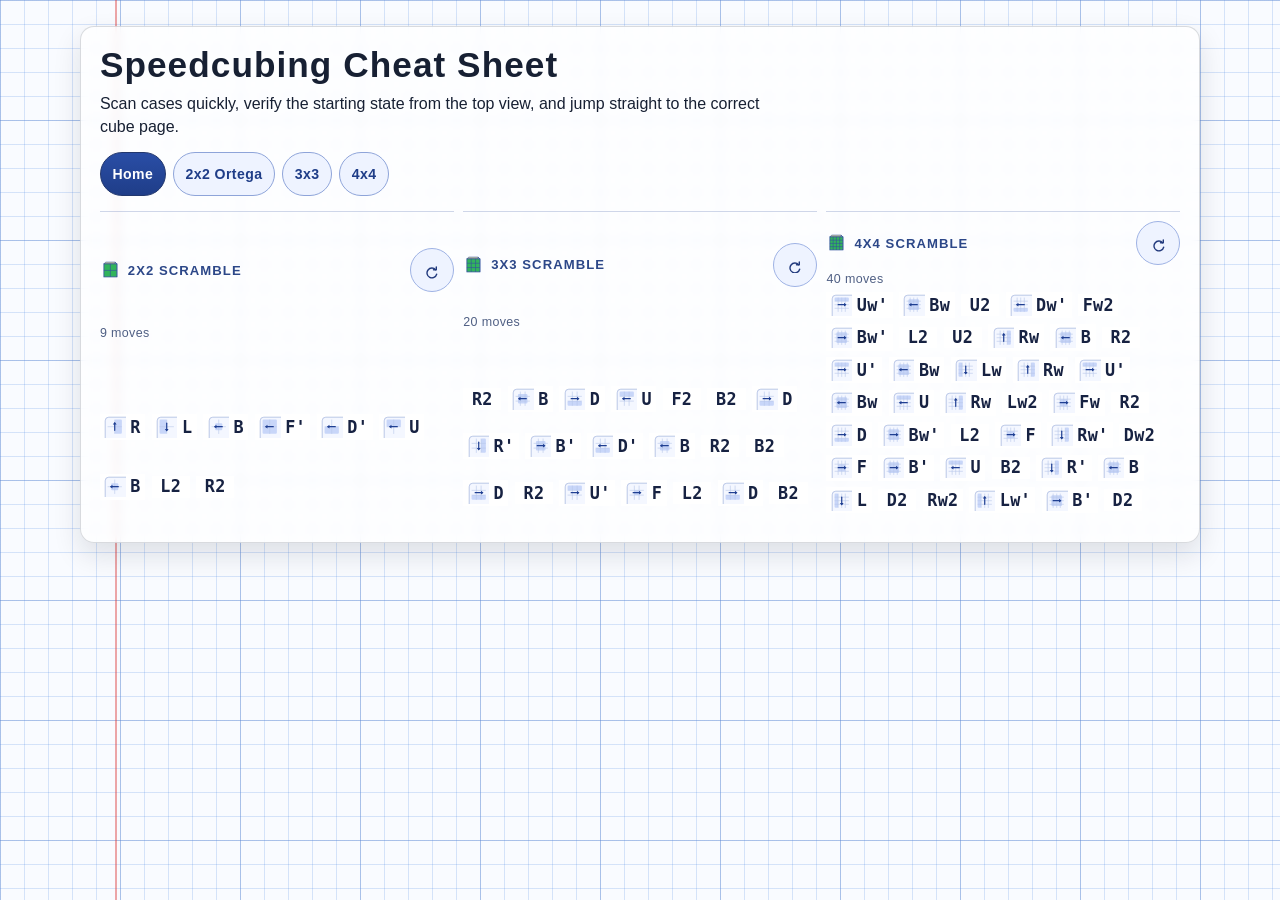
<file: index.html>
<!DOCTYPE html>
<html lang="en">

<head>
    <meta charset="UTF-8" />
    <meta name="viewport" content="width=device-width, initial-scale=1.0" />
    <meta name="theme-color" content="#21409a" />
    <meta name="apple-mobile-web-app-capable" content="yes" />
    <meta name="apple-mobile-web-app-status-bar-style" content="default" />
    <link rel="manifest" href="manifest.webmanifest" />
    <link rel="icon" href="icons/icon-192.svg" type="image/svg+xml" />
    <title>Speedcubing Cheat Sheet</title>
    <link rel="stylesheet" href="speedcubing-cheatsheet.css">
</head>

<body>
    <main class="page">
        <section class="hero">
            <h1>Speedcubing Cheat Sheet</h1>
            <p>
                Scan cases quickly, verify the starting state from the top view, and jump straight to the correct cube
                page.
            </p>
            <nav class="hero-nav cube-tabs" aria-label="Cube size navigation">
                <a class="cube-tab active" href="index.html" aria-current="page">Home</a>
                <a class="cube-tab" href="speedcubing-2x2.html">2x2 Ortega</a>
                <a class="cube-tab" href="speedcubing-3x3.html">3x3</a>
                <a class="cube-tab" href="speedcubing-4x4.html">4x4</a>
            </nav>
            <div id="heroScrambles" class="hero-scrambles"></div>
        </section>
    </main>

    <script src="speedcubing-utils.js"></script>
    <script src="speedcubing-app.js"></script>
    <script src="pwa-register.js"></script>
    <script>
        window.speedcubingApp.renderHeaderScrambles(document.getElementById("heroScrambles"));
    </script>
</body>

</html>
</file>
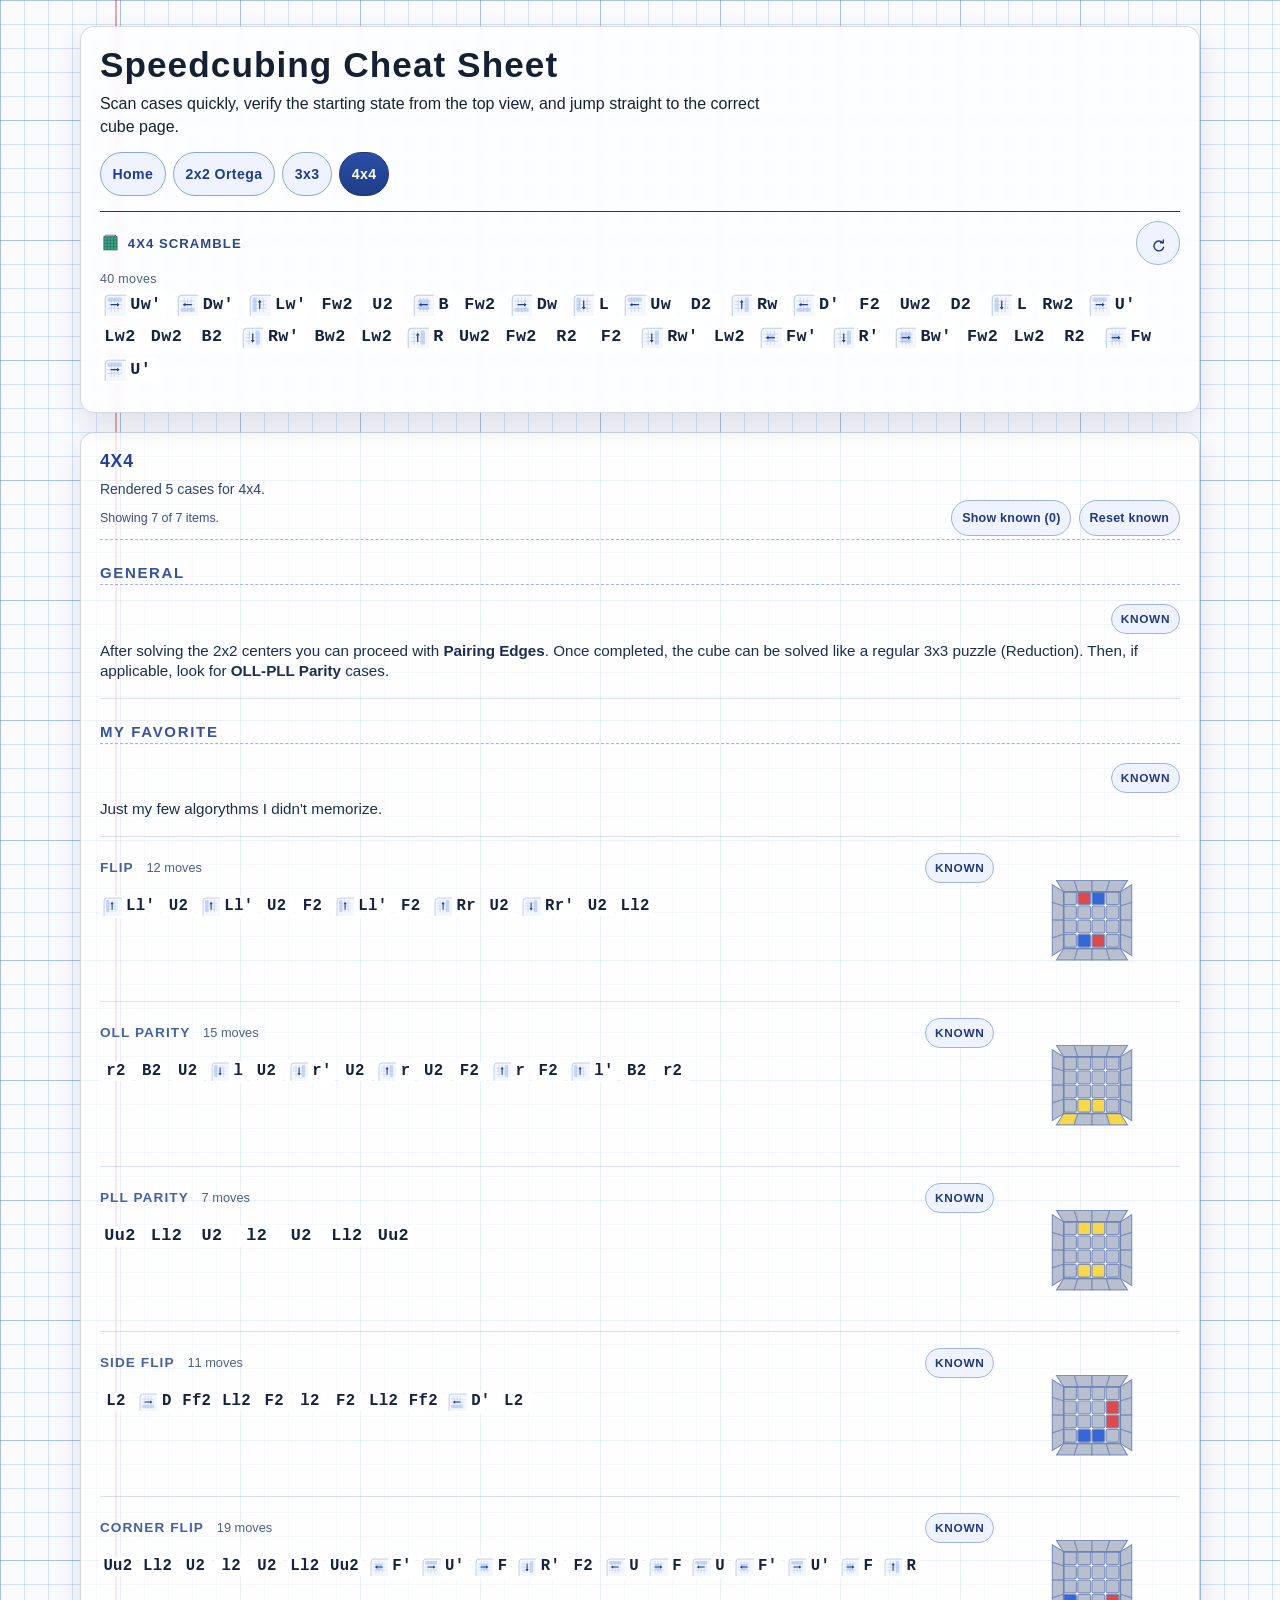
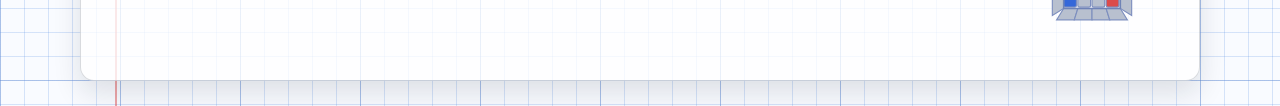
<file: speedcubing-4x4.html>
<!DOCTYPE html>
<html lang="en">

<head>
    <meta charset="UTF-8" />
    <meta name="viewport" content="width=device-width, initial-scale=1.0" />
    <meta name="theme-color" content="#21409a" />
    <meta name="apple-mobile-web-app-capable" content="yes" />
    <meta name="apple-mobile-web-app-status-bar-style" content="default" />
    <link rel="manifest" href="manifest.webmanifest" />
    <link rel="icon" href="icons/icon-192.svg" type="image/svg+xml" />
    <title>Speedcubing Cheat Sheet - 4x4</title>
    <link rel="stylesheet" href="speedcubing-cheatsheet.css">
</head>

<body>
    <main class="page">
        <section class="hero">
            <h1>Speedcubing Cheat Sheet</h1>
            <p>
                Scan cases quickly, verify the starting state from the top view, and jump straight to the correct cube
                page.
            </p>
            <nav class="hero-nav cube-tabs" aria-label="Cube size navigation">
                <a class="cube-tab" href="index.html">Home</a>
                <a class="cube-tab" href="speedcubing-2x2.html">2x2 Ortega</a>
                <a class="cube-tab" href="speedcubing-3x3.html">3x3</a>
                <a class="cube-tab active" href="speedcubing-4x4.html" aria-current="page">4x4</a>
            </nav>
            <div id="heroScrambles" class="hero-scrambles"></div>
        </section>

        <section class="layout">
            <section class="panel">
                <h2>4x4</h2>
                <div id="status" class="status"></div>
                <div id="sheet" class="sheet"></div>
            </section>
        </section>
    </main>

    <script src="speedcubing-utils.js"></script>
    <script src="speedcubing-app.js"></script>
    <script src="pwa-register.js"></script>
    <script>
        window.speedcubingApp.renderHeaderScrambles(document.getElementById("heroScrambles"), "4x4", true);
        window.speedcubingApp.renderCubePage(
            "4x4",
            "./speedcubing-config-4x4.json",
            document.getElementById("sheet"),
            document.getElementById("status")
        );
    </script>
</body>

</html>
</file>
<file: speedcubing-cheatsheet.css>
/* Speedcubing Cheat Sheet Styles */

:root {
    --paper: #f9fbff;
    --line: rgba(99, 150, 230, 0.24);
    --line-bold: rgba(74, 115, 190, 0.33);
    --margin-line: rgba(220, 60, 60, 0.45);
    --ink: #172033;
    --accent: #21409a;
    --accent-soft: #dbe4ff;
    --card: rgba(255, 255, 255, 0.75);
    --border: rgba(23, 32, 51, 0.16);
    --shadow: 0 12px 28px rgba(18, 25, 39, 0.12);
    --radius: 14px;
    --space-1: clamp(0.35rem, 0.3rem + 0.12vw, 0.5rem);
    --space-2: clamp(0.5rem, 0.46rem + 0.18vw, 0.75rem);
    --space-3: clamp(0.75rem, 0.68rem + 0.26vw, 1rem);
    --space-4: clamp(1rem, 0.9rem + 0.35vw, 1.35rem);
    --space-5: clamp(1.35rem, 1.2rem + 0.45vw, 1.8rem);
}

* {
    box-sizing: border-box;
}

body {
    margin: 0;
    color: var(--ink);
    font-family: "Avenir Next Condensed", "Trebuchet MS", "Segoe UI", sans-serif;
    min-height: 100vh;
    background:
        linear-gradient(90deg,
            transparent 0,
            transparent 7.2rem,
            var(--margin-line) 7.2rem,
            var(--margin-line) 7.3rem,
            transparent 7.3rem),
        linear-gradient(var(--line) 1px, transparent 1px),
        linear-gradient(90deg, var(--line) 1px, transparent 1px),
        linear-gradient(var(--line-bold) 1px, transparent 1px),
        linear-gradient(90deg, var(--line-bold) 1px, transparent 1px),
        var(--paper);
    background-size: 100% 100%, 1.5rem 1.5rem, 1.5rem 1.5rem, 7.5rem 7.5rem, 7.5rem 7.5rem, auto;
    padding: 1.6rem;
}

.page {
    max-width: 1120px;
    margin: 0 auto;
    display: grid;
    gap: var(--space-4);
}

.update-banner {
    position: fixed;
    left: 50%;
    bottom: 1.1rem;
    width: min(560px, calc(100vw - 2rem));
    display: grid;
    gap: 0.65rem;
    padding: 0.8rem 0.9rem;
    border-radius: 12px;
    border: 1px solid #264896;
    background: linear-gradient(180deg, #2a4ea6, #1f3d88);
    color: #ffffff;
    box-shadow: 0 14px 34px rgba(17, 27, 48, 0.35);
    transform: translate(-50%, 120%);
    opacity: 0;
    pointer-events: none;
    transition: transform 0.24s ease, opacity 0.24s ease;
    z-index: 80;
}

.update-banner.is-visible {
    transform: translate(-50%, 0);
    opacity: 1;
    pointer-events: auto;
}

.update-banner-text {
    margin: 0;
    font-size: 0.95rem;
    line-height: 1.35;
    letter-spacing: 0.01em;
}

.update-banner-actions {
    display: flex;
    justify-content: flex-end;
    flex-wrap: wrap;
    gap: 0.45rem;
}

.update-banner-btn {
    min-height: 38px;
    border-radius: 999px;
    padding: 0.35rem 0.8rem;
    border: 1px solid #f0f4ff;
    background: #ffffff;
    color: #1e3a7e;
    font-size: 0.84rem;
    font-weight: 800;
    letter-spacing: 0.03em;
}

.update-banner-btn.update-banner-btn-secondary {
    background: rgba(255, 255, 255, 0.12);
    color: #ffffff;
    border-color: rgba(255, 255, 255, 0.5);
}

.hero {
    background: var(--card);
    border: 1px solid var(--border);
    box-shadow: var(--shadow);
    border-radius: var(--radius);
    padding: var(--space-4);
    backdrop-filter: blur(5px);
    animation: rise 0.55s ease-out;
}

.hero h1 {
    margin: 0;
    font-size: clamp(1.45rem, 2.8vw, 2.2rem);
    letter-spacing: 0.03em;
}

.hero p {
    margin: var(--space-1) 0 0;
    max-width: 76ch;
    font-size: 1rem;
    line-height: 1.45;
}

.hero-nav {
    margin-top: var(--space-3);
}

.hero-scrambles {
    margin-top: var(--space-3);
    display: grid;
    grid-template-columns: repeat(auto-fit, minmax(220px, 1fr));
    gap: var(--space-2);
}

.scramble-card {
    display: grid;
    gap: var(--space-1);
    padding: var(--space-2) 0;
    border-top: 1px solid rgba(76, 103, 170, 0.26);
    border-radius: 0;
    background: transparent;
    box-shadow: none;
}

.scramble-card.active {
    border-top-color: #22376d;
}

.scramble-card-top {
    display: flex;
    justify-content: space-between;
    align-items: center;
    gap: 0.6rem;
}

.scramble-label {
    display: inline-flex;
    align-items: center;
    gap: 0.45rem;
    min-width: 0;
    font-size: 0.82rem;
    font-weight: 700;
    text-transform: uppercase;
    letter-spacing: 0.08em;
    color: #2c4788;
}

.scramble-cube-icon {
    width: 1.3rem;
    height: 1.3rem;
    flex: 0 0 auto;
}

.scramble-refresh {
    width: 2.75rem;
    height: 2.75rem;
    padding: 0;
    border-radius: 999px;
    background: #eef3ff;
    color: #223a7d;
    border-color: #9eb2e4;
    display: inline-flex;
    align-items: center;
    justify-content: center;
    flex: 0 0 auto;
}

.scramble-action-icon {
    width: 1.05rem;
    height: 1.05rem;
}

.scramble-meta {
    font-size: 0.78rem;
    color: #4f5f84;
    letter-spacing: 0.03em;
}

.scramble-sequence {
    min-height: 2.6rem;
    align-items: flex-start;
}

.cube-tabs {
    display: flex;
    flex-wrap: wrap;
    gap: 0.45rem;
}

.cube-tab {
    display: inline-flex;
    align-items: center;
    justify-content: center;
    min-height: 44px;
    border: 1px solid #8ea4d9;
    background: #eef3ff;
    color: #1f3d88;
    border-radius: 999px;
    padding: 0.38rem 0.72rem;
    font-size: 0.88rem;
    font-weight: 700;
    letter-spacing: 0.03em;
    cursor: pointer;
    text-decoration: none;
    transition: transform 0.16s ease, background-color 0.16s ease, color 0.16s ease, box-shadow 0.16s ease, border-color 0.16s ease;
}

.cube-tab:hover {
    transform: translateY(-1px);
    border-color: #6f88c9;
    box-shadow: 0 8px 16px rgba(33, 64, 154, 0.14);
}

.cube-tab.active {
    border-color: #22376d;
    background: linear-gradient(180deg, #2a4ea6, #1f3d88);
    color: #fff;
}

.cube-tab:focus-visible {
    outline: 3px solid rgba(33, 64, 154, 0.28);
    outline-offset: 2px;
}

.layout {
    display: grid;
    gap: var(--space-4);
    grid-template-columns: 1fr;
    align-items: start;
}

.panel {
    background: var(--card);
    border: 1px solid var(--border);
    box-shadow: var(--shadow);
    border-radius: var(--radius);
    padding: var(--space-4);
    animation: rise 0.65s ease-out;
}

.panel h2 {
    margin: 0 0 0.5rem;
    font-size: 1.1rem;
    text-transform: uppercase;
    letter-spacing: 0.05em;
    color: var(--accent);
}

.panel p {
    margin: 0.3rem 0 0.8rem;
    line-height: 1.35;
    font-size: 0.95rem;
}

label {
    display: block;
    margin: 0.7rem 0 0.35rem;
    font-size: 0.88rem;
    text-transform: uppercase;
    letter-spacing: 0.04em;
    color: #334165;
    font-weight: 700;
}

textarea {
    width: 100%;
    border-radius: 10px;
    border: 1px solid var(--border);
    padding: 0.6rem 0.7rem;
    font: 500 0.95rem/1.45 "Menlo", "Consolas", monospace;
    background: #ffffffea;
    color: #18202f;
    resize: vertical;
}

.btn-row {
    display: flex;
    flex-wrap: wrap;
    gap: 0.5rem;
    margin-top: 0.7rem;
}

button {
    border: 1px solid #22376d;
    background: linear-gradient(180deg, #2a4ea6, #1f3d88);
    color: #fff;
    border-radius: 10px;
    padding: 0.5rem 0.8rem;
    cursor: pointer;
    font-size: 0.92rem;
    font-weight: 700;
    letter-spacing: 0.02em;
    transition: transform 0.12s ease, filter 0.12s ease;
}

button.secondary {
    background: #eef3ff;
    color: #223a7d;
    border-color: #9eb2e4;
}

button:hover {
    transform: translateY(-1px);
    filter: brightness(1.03);
}

button:focus-visible {
    outline: 3px solid rgba(33, 64, 154, 0.28);
    outline-offset: 2px;
}

.status {
    min-height: 1.2rem;
    margin-top: 0.4rem;
    font-size: 0.88rem;
    color: #2e436f;
    line-height: 1.4;
}

.status[data-state="error"] {
    color: #a52b2b;
}

.sheet {
    display: grid;
    gap: var(--space-3);
}

.sheet-controls {
    display: flex;
    flex-wrap: wrap;
    align-items: center;
    gap: 0.45rem;
    padding: 0 0 0.2rem;
    border-bottom: 1px dashed #9fb3e7;
}

.sheet-visibility-summary {
    font-size: 0.78rem;
    color: #3a4f84;
    margin-right: auto;
}

.sheet-control-btn {
    min-height: 36px;
    padding: 0.28rem 0.62rem;
    border-radius: 999px;
    font-size: 0.78rem;
}

.group-block {
    border: 0;
    border-radius: 0;
    background: transparent;
    padding: 0;
    display: grid;
    gap: var(--space-1);
}

.group-title {
    margin: var(--space-2) 0 var(--space-1);
    padding: 0 0 0.2rem;
    font-size: 0.94rem;
    text-transform: uppercase;
    letter-spacing: 0.11em;
    color: #35549d;
    border-bottom: 1px dashed #9fb3e7;
}

.group-markdown {
    border-bottom: 1px solid rgba(73, 103, 171, 0.2);
    padding: var(--space-1) 0 var(--space-2);
    color: #1e2d4f;
    line-height: 1.45;
}

.group-markdown.is-hidden-known {
    opacity: 0.74;
}

.group-markdown-actions {
    display: flex;
    justify-content: flex-end;
    margin-bottom: 0.2rem;
}

.group-markdown-content {
    min-width: 0;
}

.group-markdown h1,
.group-markdown h2,
.group-markdown h3 {
    margin: 0.35rem 0 0.45rem;
    color: #294a94;
    letter-spacing: 0.03em;
}

.group-markdown h1 {
    font-size: 1rem;
}

.group-markdown h2 {
    font-size: 0.94rem;
}

.group-markdown h3 {
    font-size: 0.88rem;
}

.group-markdown p,
.group-markdown blockquote,
.group-markdown ul,
.group-markdown ol {
    margin: 0.4rem 0;
}

.group-markdown ul,
.group-markdown ol {
    padding-left: 1.2rem;
}

.group-markdown blockquote {
    border-left: 3px solid #9ab0e8;
    padding-left: 0.6rem;
    color: #374f84;
}

.group-markdown code {
    font: 700 0.82rem/1 "SF Mono", "Menlo", monospace;
    background: #edf2ff;
    color: #1f3d88;
    border-radius: 6px;
    padding: 0.08rem 0.26rem;
}

.alg-card {
    border: 0;
    border-bottom: 1px solid rgba(73, 103, 171, 0.2);
    border-radius: 0;
    background: transparent;
    padding: var(--space-2) 0;
    display: grid;
    gap: var(--space-2);
    animation: reveal 0.35s ease both;
}

.alg-card:last-child {
    border-bottom: 0;
}

.alg-head {
    display: flex;
    justify-content: space-between;
    align-items: baseline;
    gap: 0.8rem;
    flex: 1;
    min-width: 0;
}

.alg-head-actions {
    display: inline-flex;
    align-items: center;
    margin-left: auto;
}

.case-hide-toggle {
    min-height: 30px;
    padding: 0.18rem 0.56rem;
    border-radius: 999px;
    font-size: 0.74rem;
    text-transform: uppercase;
    letter-spacing: 0.06em;
}

.alg-card.is-hidden-known {
    opacity: 0.74;
}

.case-top {
    display: grid;
    grid-template-columns: minmax(0, 1fr) auto;
    align-items: start;
    gap: var(--space-2);
}

.case-top .alg-head {
    flex: 1;
}

.case-details {
    display: grid;
    gap: var(--space-1);
    min-width: 0;
}

.cube-guide {
    display: grid;
    justify-items: start;
    gap: 0.15rem;
}

.cube-guide-label {
    font-size: 0.72rem;
    text-transform: uppercase;
    letter-spacing: 0.08em;
    color: #4660a2;
    font-weight: 700;
}

.start-preview {
    width: 176px;
    height: 136px;
    flex: 0 0 auto;
}

.alg-name {
    font-size: 0.85rem;
    text-transform: uppercase;
    letter-spacing: 0.08em;
    color: #4660a2;
    font-weight: 700;
}

.alg-meta {
    font-size: 0.8rem;
    color: #4f5f84;
    white-space: nowrap;
}

.sequence {
    display: flex;
    flex-wrap: wrap;
    gap: var(--space-1);
    align-items: center;
}

.sequence-label {
    font-size: 0.72rem;
    text-transform: uppercase;
    letter-spacing: 0.08em;
    color: #4660a2;
    font-weight: 700;
}

.sequence.is-dense {
    gap: 0.22rem;
}

.move {
    position: relative;
    display: inline-flex;
    align-items: center;
    justify-content: center;
    gap: 0.28rem;
    min-width: 2.28em;
    padding: 0.15rem 0.28rem;
    /* border-radius: 8px;
    border: 1px solid rgba(24, 35, 62, 0.15); */
    background: #fff;
    font: 700 1.05rem/1 "SF Mono", "Menlo", monospace;
    color: #172242;
    letter-spacing: 0.02em;
}

.sequence.is-dense .move {
    min-width: 2.06em;
    padding: 0.12rem 0.22rem;
    font-size: 0.98rem;
}

.move-icon {
    width: 1.34rem;
    height: 1.34rem;
    flex: 0 0 auto;
}

.sequence.is-dense .move-icon {
    width: 1.14rem;
    height: 1.14rem;
}

.move-text {
    display: inline-flex;
    align-items: center;
    line-height: 1;
}

.hint {
    font-size: 0.82rem;
    color: #384b79;
    background: #edf2ff;
    border: 1px dashed #adc0eb;
    border-radius: 10px;
    padding: 0.5rem;
    line-height: 1.35;
}

@keyframes rise {
    from {
        opacity: 0;
        transform: translateY(8px);
    }

    to {
        opacity: 1;
        transform: translateY(0);
    }
}

@keyframes reveal {
    from {
        opacity: 0;
        transform: translateY(6px);
    }

    to {
        opacity: 1;
        transform: translateY(0);
    }
}

@media (max-width: 900px) {
    body {
        padding: 0.9rem;
        background:
            linear-gradient(90deg,
                transparent 0,
                transparent 2.8rem,
                var(--margin-line) 2.8rem,
                var(--margin-line) 2.9rem,
                transparent 2.9rem),
            linear-gradient(var(--line) 1px, transparent 1px),
            linear-gradient(90deg, var(--line) 1px, transparent 1px),
            linear-gradient(var(--line-bold) 1px, transparent 1px),
            linear-gradient(90deg, var(--line-bold) 1px, transparent 1px),
            var(--paper);
        background-size: 100% 100%, 1.1rem 1.1rem, 1.1rem 1.1rem, 5.5rem 5.5rem, 5.5rem 5.5rem, auto;
    }

    .layout {
        grid-template-columns: 1fr;
    }

    .hero-scrambles {
        grid-template-columns: 1fr;
    }

    .case-top {
        align-items: flex-start;
    }

    .start-preview {
        width: 148px;
        height: 114px;
    }
}

@media (max-width: 680px) {
    .sheet-controls {
        gap: 0.35rem;
    }

    .sheet-visibility-summary {
        width: 100%;
        margin-right: 0;
    }

    .case-top {
        grid-template-columns: 1fr;
    }

    .start-preview {
        width: 132px;
        height: 102px;
    }

    .sequence {
        gap: 0.18rem;
    }

    .move {
        min-width: 1.94em;
        padding: 0.1rem 0.18rem;
        font-size: 0.94rem;
    }
}

@media (prefers-reduced-motion: reduce) {

    *,
    *::before,
    *::after {
        animation-duration: 0.01ms !important;
        animation-iteration-count: 1 !important;
        transition-duration: 0.01ms !important;
        scroll-behavior: auto !important;
    }
}
</file>
